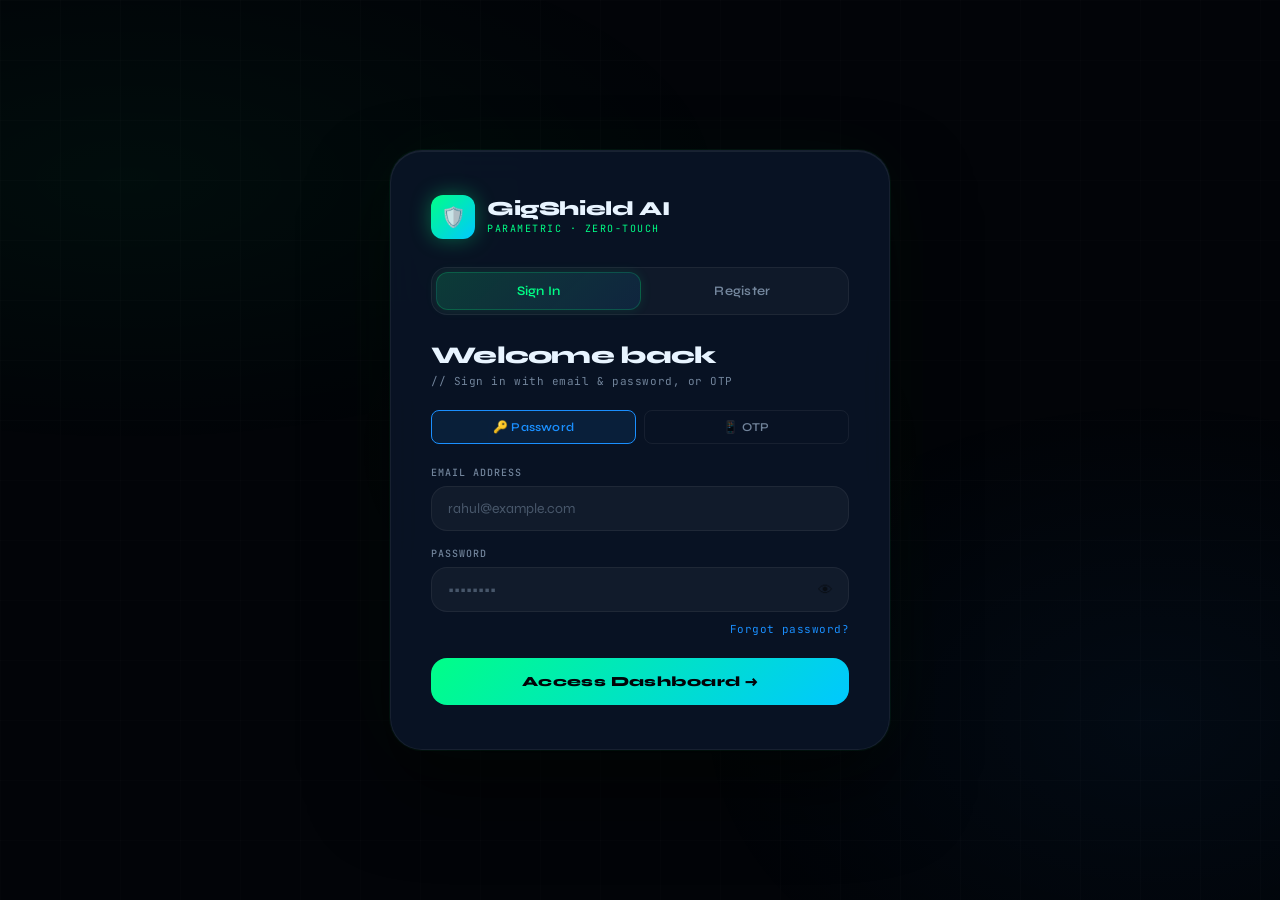
<file: index.html>
<!DOCTYPE html>
<html lang="en">
<head>
  <meta charset="UTF-8" />
  <meta name="viewport" content="width=device-width, initial-scale=1.0" />
  <title>GigShield AI — Parametric Insurance for Gig Workers</title>
  <link rel="stylesheet" href="style.css" />
  <link rel="icon" href="data:image/svg+xml,<svg xmlns='http://www.w3.org/2000/svg' viewBox='0 0 100 100'><text y='.9em' font-size='90'>🛡️</text></svg>" />
</head>
<body data-page="auth">
<div class="page-wrapper">
<div class="auth-container">
<div class="auth-box" id="auth-box">

  <!-- Logo -->
  <div class="auth-logo">
    <div class="logo-mark">🛡️</div>
    <div class="logo-text">
      <span class="logo-name">GigShield AI</span>
      <span class="logo-tagline">Parametric · Zero-Touch</span>
    </div>
  </div>

  <!-- Tabs (hidden on reset page) -->
  <div class="auth-tabs" id="auth-tabs">
    <button class="tab-btn active" data-tab="login">Sign In</button>
    <button class="tab-btn" data-tab="register">Register</button>
  </div>

  <!-- ══════════════════ LOGIN PANEL ══════════════════ -->
  <div id="panel-login" class="auth-panel">
    <h2 class="auth-title">Welcome back</h2>
    <p class="auth-subtitle">// Sign in with email &amp; password, or OTP</p>

    <!-- Login method toggle -->
    <div class="method-toggle" id="login-method-toggle">
      <button class="method-btn active" data-method="password">🔑 Password</button>
      <button class="method-btn" data-method="otp">📱 OTP</button>
    </div>

    <!-- Password form -->
    <form id="login-form" novalidate>
      <div id="login-password-fields">
        <div class="form-group">
          <label class="form-label" for="login-email">Email Address</label>
          <input id="login-email" class="form-input" type="email"
            placeholder="rahul@example.com" autocomplete="email" />
        </div>
        <div class="form-group">
          <label class="form-label" for="login-password">Password</label>
          <div class="input-wrap">
            <input id="login-password" class="form-input" type="password"
              placeholder="••••••••" autocomplete="current-password" />
            <button type="button" class="eye-btn" data-target="login-password">👁</button>
          </div>
        </div>
        <div class="form-footer-row">
          <a href="#" class="forgot-link" id="forgot-link">Forgot password?</a>
        </div>
        <button id="login-btn" class="btn-primary" type="submit">Access Dashboard →</button>
      </div>
    </form>

    <!-- OTP fields (shown when OTP method selected) -->
    <div id="login-otp-fields" style="display:none">
      <div class="form-group">
        <label class="form-label" for="otp-email">Registered Email</label>
        <input id="otp-email" class="form-input" type="email" placeholder="rahul@example.com" />
      </div>
      <div id="otp-send-wrap">
        <button id="btn-send-otp" class="btn-primary" type="button">Send OTP →</button>
      </div>
      <div id="otp-verify-wrap" style="display:none">
        <p class="otp-hint">
          // 6-digit code sent to <strong id="otp-sent-to"></strong><br>
          <em style="color:var(--neon-green); font-style:normal">Check your console / alert for demo OTP</em>
        </p>
        <div class="otp-inputs" id="otp-boxes">
          <input class="otp-box" maxlength="1" type="text" inputmode="numeric" />
          <input class="otp-box" maxlength="1" type="text" inputmode="numeric" />
          <input class="otp-box" maxlength="1" type="text" inputmode="numeric" />
          <input class="otp-box" maxlength="1" type="text" inputmode="numeric" />
          <input class="otp-box" maxlength="1" type="text" inputmode="numeric" />
          <input class="otp-box" maxlength="1" type="text" inputmode="numeric" />
        </div>
        <div class="otp-timer-row">
          <span class="otp-timer">Expires in <span id="otp-countdown">120</span>s</span>
          <button id="btn-resend-otp" class="resend-btn" type="button" disabled>Resend</button>
        </div>
        <button id="btn-verify-otp" class="btn-primary" type="button">Verify &amp; Login →</button>
      </div>
    </div>
  </div>

  <!-- ══════════════════ REGISTER PANEL ══════════════════ -->
  <div id="panel-register" class="auth-panel" style="display:none">
    <h2 class="auth-title">Create account</h2>
    <p class="auth-subtitle">// Step <span id="reg-step-label">1</span> of 3</p>

    <!-- Step progress bar -->
    <div class="step-progress">
      <div class="step-track">
        <div class="step-dot active" id="sdot-1">1</div>
        <div class="step-line" id="sline-1"></div>
        <div class="step-dot" id="sdot-2">2</div>
        <div class="step-line" id="sline-2"></div>
        <div class="step-dot" id="sdot-3">3</div>
      </div>
      <div class="step-labels">
        <span>Personal</span><span>Platform</span><span>Security</span>
      </div>
    </div>

    <form id="register-form" novalidate>

      <!-- ─── STEP 1 ─── -->
      <div id="reg-step-1" class="reg-step">
        <div class="form-row-2">
          <div class="form-group">
            <label class="form-label" for="reg-name">Full Name</label>
            <input id="reg-name" class="form-input" type="text"
              placeholder="Rahul Kumar" autocomplete="name" />
          </div>
          <div class="form-group">
            <label class="form-label" for="reg-age">Age</label>
            <input id="reg-age" class="form-input" type="number"
              placeholder="24" min="18" max="65" />
          </div>
        </div>
        <div class="form-group">
          <label class="form-label" for="reg-email">Email Address</label>
          <input id="reg-email" class="form-input" type="email"
            placeholder="rahul@example.com" autocomplete="email" />
        </div>
        <div class="form-group">
          <label class="form-label" for="reg-phone">Phone Number</label>
          <div class="input-wrap">
            <span class="input-prefix">+91</span>
            <input id="reg-phone" class="form-input prefix-pad" type="tel"
              placeholder="9876543210" maxlength="10" />
          </div>
        </div>
        <div class="form-group">
          <label class="form-label" for="reg-location">City / Delivery Zone</label>
          <input id="reg-location" class="form-input" type="text"
            placeholder="Mumbai, Andheri West" />
        </div>
        <button type="button" class="btn-primary" id="reg-next-1">
          Next: Platform Info →
        </button>
      </div>

      <!-- ─── STEP 2 ─── -->
      <div id="reg-step-2" class="reg-step" style="display:none">
        <div class="form-group">
          <label class="form-label" for="reg-platform">Delivery Platform</label>
          <div class="select-wrap">
            <select id="reg-platform" class="form-input form-select">
              <option value="" disabled selected>Select platform…</option>
              <option value="Zomato">🍕 Zomato</option>
              <option value="Swiggy">🛵 Swiggy</option>
              <option value="Blinkit">⚡ Blinkit</option>
              <option value="Zepto">🟣 Zepto</option>
              <option value="Dunzo">📦 Dunzo</option>
              <option value="Amazon Flex">📦 Amazon Flex</option>
              <option value="Other">🔄 Other</option>
            </select>
            <span class="select-arrow">▾</span>
          </div>
        </div>
        <div class="form-group">
          <label class="form-label" for="reg-platform-id">Platform Worker ID</label>
          <input id="reg-platform-id" class="form-input" type="text"
            placeholder="ZOM-2024-XXXXXXX" />
        </div>
        <div class="form-group">
          <label class="form-label" for="reg-id-type">ID Proof Type</label>
          <div class="select-wrap">
            <select id="reg-id-type" class="form-input form-select">
              <option value="" disabled selected>Select document…</option>
              <option value="Aadhaar">🪪 Aadhaar Card</option>
              <option value="PAN">💳 PAN Card</option>
              <option value="Driving Licence">🚗 Driving Licence</option>
              <option value="Voter ID">🗳️ Voter ID</option>
              <option value="Passport">📗 Passport</option>
            </select>
            <span class="select-arrow">▾</span>
          </div>
        </div>
        <div class="form-group">
          <label class="form-label" for="reg-id-number">ID Document Number</label>
          <input id="reg-id-number" class="form-input" type="text"
            placeholder="XXXX XXXX XXXX" />
        </div>
        <div class="btn-row-2">
          <button type="button" class="btn-secondary" id="reg-back-2">← Back</button>
          <button type="button" class="btn-primary btn-flex" id="reg-next-2">
            Next: Security →
          </button>
        </div>
      </div>

      <!-- ─── STEP 3 ─── -->
      <div id="reg-step-3" class="reg-step" style="display:none">
        <div class="form-group">
          <label class="form-label" for="reg-password">Create Password</label>
          <div class="input-wrap">
            <input id="reg-password" class="form-input" type="password"
              placeholder="Min 8 characters" />
            <button type="button" class="eye-btn" data-target="reg-password">👁</button>
          </div>
          <div class="password-strength">
            <div class="strength-bar">
              <div class="strength-fill" id="strength-fill"></div>
            </div>
            <span id="strength-label" class="strength-text"></span>
          </div>
        </div>
        <div class="form-group">
          <label class="form-label" for="reg-confirm-password">Confirm Password</label>
          <div class="input-wrap">
            <input id="reg-confirm-password" class="form-input" type="password"
              placeholder="Repeat password" />
            <button type="button" class="eye-btn" data-target="reg-confirm-password">👁</button>
          </div>
        </div>
        <div class="consent-row">
          <input id="reg-consent" type="checkbox" class="check-input" />
          <label for="reg-consent" class="check-label">
            I agree to the
            <a href="#" class="inline-link">Terms of Service</a> and
            <a href="#" class="inline-link">Privacy Policy</a>
          </label>
        </div>
        <div class="btn-row-2">
          <button type="button" class="btn-secondary" id="reg-back-3">← Back</button>
          <button type="submit" class="btn-primary btn-flex" id="reg-btn">
            Create Account →
          </button>
        </div>
      </div>

    </form>
  </div>

  <!-- ══════════════════ RESET PASSWORD PANEL ══════════════════ -->
  <div id="panel-reset" class="auth-panel" style="display:none">
    <h2 class="auth-title">Reset password</h2>
    <p class="auth-subtitle">// We'll send a 6-digit code to your email</p>

    <!-- Stage 1 -->
    <div id="reset-stage-1">
      <div class="form-group">
        <label class="form-label" for="reset-email">Registered Email</label>
        <input id="reset-email" class="form-input" type="email"
          placeholder="rahul@example.com" />
      </div>
      <button id="btn-reset-send" class="btn-primary" type="button">
        Send Reset Code →
      </button>
      <div style="margin-top:18px; text-align:center">
        <a href="#" class="forgot-link" id="back-to-login">← Back to Sign In</a>
      </div>
    </div>

    <!-- Stage 2 -->
    <div id="reset-stage-2" style="display:none">
      <p class="otp-hint">
        // Code sent to <strong id="reset-sent-to"></strong><br>
        <em style="color:var(--neon-green); font-style:normal">Demo: check console/alert for code</em>
      </p>
      <div class="otp-inputs" id="reset-otp-boxes">
        <input class="otp-box" maxlength="1" type="text" inputmode="numeric" />
        <input class="otp-box" maxlength="1" type="text" inputmode="numeric" />
        <input class="otp-box" maxlength="1" type="text" inputmode="numeric" />
        <input class="otp-box" maxlength="1" type="text" inputmode="numeric" />
        <input class="otp-box" maxlength="1" type="text" inputmode="numeric" />
        <input class="otp-box" maxlength="1" type="text" inputmode="numeric" />
      </div>
      <div class="form-group" style="margin-top:18px">
        <label class="form-label" for="reset-new-pw">New Password</label>
        <div class="input-wrap">
          <input id="reset-new-pw" class="form-input" type="password"
            placeholder="Min 8 characters" />
          <button type="button" class="eye-btn" data-target="reset-new-pw">👁</button>
        </div>
      </div>
      <div class="form-group">
        <label class="form-label" for="reset-confirm-pw">Confirm New Password</label>
        <div class="input-wrap">
          <input id="reset-confirm-pw" class="form-input" type="password"
            placeholder="Repeat password" />
          <button type="button" class="eye-btn" data-target="reset-confirm-pw">👁</button>
        </div>
      </div>
      <button id="btn-reset-confirm" class="btn-primary" type="button">
        Update Password →
      </button>
    </div>
  </div>

  <!-- Messages -->
  <div id="auth-error"   class="error-msg"></div>
  <div id="auth-success" class="success-msg"></div>

</div>
</div>
</div>

<script src="script.js"></script>
</body>
</html>
</file>
<file: style.css>
@import url('https://fonts.googleapis.com/css2?family=Syne:wght@400;600;700;800&family=JetBrains+Mono:wght@300;400;500&display=swap');

:root {
  --bg-void:    #020408;
  --bg-deep:    #060d18;
  --bg-surface: #0a1628;
  --bg-card:    rgba(10, 22, 40, 0.85);

  --neon-green:      #00ff87;
  --neon-green-dim:  #00cc6a;
  --neon-green-glow: rgba(0, 255, 135, 0.15);

  --orange:      #ff6b1a;
  --orange-glow: rgba(255, 107, 26, 0.15);

  --blue-accent: #1a8fff;
  --blue-glow:   rgba(26, 143, 255, 0.15);

  --red:         #ff4d4d;

  --text-primary:   #e8f4ff;
  --text-secondary: rgba(200, 225, 255, 0.55);
  --text-muted:     rgba(200, 225, 255, 0.3);

  --border:        rgba(255, 255, 255, 0.06);
  --border-bright: rgba(0, 255, 135, 0.2);

  --radius-sm: 8px;
  --radius-md: 16px;
  --radius-lg: 24px;
  --radius-xl: 32px;

  --font-display: 'Syne', sans-serif;
  --font-mono:    'JetBrains Mono', monospace;

  --transition:        all 0.3s cubic-bezier(0.4, 0, 0.2, 1);
  --transition-spring: all 0.5s cubic-bezier(0.34, 1.56, 0.64, 1);
}

*, *::before, *::after { box-sizing: border-box; margin: 0; padding: 0; }
html { scroll-behavior: smooth; }

body {
  font-family: var(--font-display);
  background: var(--bg-void);
  color: var(--text-primary);
  min-height: 100vh;
  overflow-x: hidden;
}

body::before {
  content: '';
  position: fixed; inset: 0;
  background:
    radial-gradient(ellipse 80% 50% at 10% 20%, rgba(0,255,135,0.04) 0%, transparent 60%),
    radial-gradient(ellipse 60% 60% at 90% 80%, rgba(26,143,255,0.05) 0%, transparent 60%),
    radial-gradient(ellipse 40% 40% at 50% 50%, rgba(255,107,26,0.02) 0%, transparent 60%);
  pointer-events: none; z-index: 0;
}

body::after {
  content: '';
  position: fixed; inset: 0;
  background-image:
    linear-gradient(rgba(255,255,255,0.012) 1px, transparent 1px),
    linear-gradient(90deg, rgba(255,255,255,0.012) 1px, transparent 1px);
  background-size: 60px 60px;
  pointer-events: none; z-index: 0;
}

.page-wrapper { position: relative; z-index: 1; }

/* ─── AUTH PAGE ─────────────────────────────────────────── */
.auth-container {
  min-height: 100vh;
  display: flex; align-items: center; justify-content: center;
  padding: 24px;
}

.auth-box {
  width: 100%; max-width: 500px;
  background: var(--bg-card);
  border: 1px solid var(--border);
  border-radius: var(--radius-xl);
  padding: 44px 40px;
  backdrop-filter: blur(20px);
  -webkit-backdrop-filter: blur(20px);
  box-shadow:
    0 0 0 1px rgba(0,255,135,0.05),
    0 40px 80px rgba(0,0,0,0.6),
    0 0 80px rgba(0,255,135,0.04),
    inset 0 1px 0 rgba(255,255,255,0.07);
  animation: authReveal 0.7s cubic-bezier(0.34, 1.2, 0.64, 1) both;
}

@keyframes authReveal {
  from { opacity: 0; transform: translateY(32px) scale(0.96); }
  to   { opacity: 1; transform: translateY(0) scale(1); }
}

/* Logo */
.auth-logo { display: flex; align-items: center; gap: 12px; margin-bottom: 28px; }

.logo-mark {
  width: 44px; height: 44px;
  background: linear-gradient(135deg, var(--neon-green), #00c8ff);
  border-radius: 12px;
  display: flex; align-items: center; justify-content: center;
  font-size: 20px;
  box-shadow: 0 0 20px rgba(0,255,135,0.35);
  flex-shrink: 0;
}

.logo-text { display: flex; flex-direction: column; }
.logo-name { font-size: 20px; font-weight: 800; letter-spacing: -0.02em; line-height: 1; }
.logo-tagline {
  font-family: var(--font-mono); font-size: 10px;
  color: var(--neon-green); letter-spacing: 0.15em; text-transform: uppercase; margin-top: 3px;
}

.auth-title    { font-size: 24px; font-weight: 800; letter-spacing: -0.03em; margin-bottom: 4px; }
.auth-subtitle {
  font-family: var(--font-mono); font-size: 11px;
  color: var(--text-secondary); margin-bottom: 22px; letter-spacing: 0.05em;
}

/* Tabs */
.auth-tabs {
  display: flex; background: rgba(255,255,255,0.03);
  border-radius: var(--radius-md); padding: 4px;
  margin-bottom: 26px; border: 1px solid var(--border);
}

.tab-btn {
  flex: 1; padding: 10px; border: none; background: transparent;
  border-radius: 12px; font-family: var(--font-display);
  font-size: 13px; font-weight: 600; color: var(--text-secondary);
  cursor: pointer; transition: var(--transition); letter-spacing: 0.02em;
}

.tab-btn.active {
  background: linear-gradient(135deg, rgba(0,255,135,0.15), rgba(26,143,255,0.1));
  color: var(--neon-green); border: 1px solid rgba(0,255,135,0.2);
  box-shadow: 0 0 12px rgba(0,255,135,0.1);
}

/* Method toggle (password vs OTP) */
.method-toggle {
  display: flex; gap: 8px; margin-bottom: 22px;
}

.method-btn {
  flex: 1; padding: 9px; border: 1px solid var(--border);
  border-radius: var(--radius-sm); background: transparent;
  font-family: var(--font-display); font-size: 12px; font-weight: 600;
  color: var(--text-secondary); cursor: pointer; transition: var(--transition);
  letter-spacing: 0.02em;
}

.method-btn.active {
  border-color: var(--blue-accent);
  background: rgba(26,143,255,0.1);
  color: var(--blue-accent);
}

/* Form */
.form-group { margin-bottom: 16px; }

.form-label {
  display: block; font-family: var(--font-mono);
  font-size: 10px; font-weight: 500; color: var(--text-secondary);
  letter-spacing: 0.1em; text-transform: uppercase; margin-bottom: 7px;
}

.form-input {
  width: 100%; padding: 13px 16px;
  background: rgba(255,255,255,0.04);
  border: 1px solid var(--border);
  border-radius: var(--radius-md);
  color: var(--text-primary); font-family: var(--font-display);
  font-size: 14px; font-weight: 500; outline: none;
  transition: var(--transition);
  -webkit-appearance: none; appearance: none;
}

.form-input::placeholder { color: var(--text-muted); font-weight: 400; }

.form-input:focus {
  border-color: rgba(0,255,135,0.35);
  background: rgba(0,255,135,0.04);
  box-shadow: 0 0 0 3px rgba(0,255,135,0.07);
}

/* Two-col form row */
.form-row-2 { display: grid; grid-template-columns: 1fr 1fr; gap: 12px; }

/* Select */
.select-wrap { position: relative; }

.form-select {
  cursor: pointer; padding-right: 36px;
  background-image: none;
}

.select-arrow {
  position: absolute; right: 14px; top: 50%;
  transform: translateY(-50%);
  color: var(--text-muted); pointer-events: none; font-size: 14px;
}

/* Input with prefix / eye btn */
.input-wrap { position: relative; display: flex; align-items: center; }
.input-wrap .form-input { width: 100%; }

.input-prefix {
  position: absolute; left: 14px;
  font-family: var(--font-mono); font-size: 13px; color: var(--text-secondary);
  pointer-events: none; z-index: 1;
}

.prefix-pad { padding-left: 46px; }

.eye-btn {
  position: absolute; right: 12px;
  background: transparent; border: none; cursor: pointer;
  font-size: 15px; opacity: 0.5; transition: opacity 0.2s;
  padding: 4px; line-height: 1;
}

.eye-btn:hover { opacity: 1; }

/* Footer row (forgot password link) */
.form-footer-row {
  display: flex; justify-content: flex-end;
  margin-bottom: 16px; margin-top: -6px;
}

.forgot-link {
  font-family: var(--font-mono); font-size: 11px;
  color: var(--blue-accent); text-decoration: none;
  letter-spacing: 0.04em; transition: color 0.2s;
}

.forgot-link:hover { color: var(--neon-green); }

.inline-link { color: var(--blue-accent); text-decoration: none; }
.inline-link:hover { text-decoration: underline; }

/* Password strength */
.password-strength { margin-top: 8px; }

.strength-bar {
  width: 100%; height: 4px;
  background: rgba(255,255,255,0.06);
  border-radius: 100px; overflow: hidden;
}

.strength-fill {
  height: 100%; border-radius: 100px; width: 0%;
  transition: width 0.4s, background 0.4s;
}

.strength-text {
  font-family: var(--font-mono); font-size: 10px;
  color: var(--text-muted); letter-spacing: 0.08em;
  display: block; margin-top: 5px;
}

/* Consent row */
.consent-row {
  display: flex; align-items: flex-start; gap: 10px;
  margin-bottom: 18px;
}

.check-input {
  width: 16px; height: 16px; flex-shrink: 0;
  accent-color: var(--neon-green); margin-top: 2px; cursor: pointer;
}

.check-label {
  font-family: var(--font-mono); font-size: 11px;
  color: var(--text-secondary); line-height: 1.6;
}

/* Two-btn row */
.btn-row-2 { display: flex; gap: 10px; margin-top: 4px; }
.btn-flex  { flex: 1; }

/* Step progress */
.step-progress { margin-bottom: 26px; }

.step-track {
  display: flex; align-items: center;
  margin-bottom: 8px;
}

.step-dot {
  width: 28px; height: 28px; border-radius: 50%;
  background: rgba(255,255,255,0.06);
  border: 1px solid var(--border);
  display: flex; align-items: center; justify-content: center;
  font-family: var(--font-mono); font-size: 11px; font-weight: 600;
  color: var(--text-muted); flex-shrink: 0;
  transition: var(--transition);
}

.step-dot.active {
  background: var(--neon-green); color: #020408;
  border-color: var(--neon-green);
  box-shadow: 0 0 12px rgba(0,255,135,0.4);
}

.step-dot.done {
  background: rgba(0,255,135,0.2);
  border-color: rgba(0,255,135,0.4);
  color: var(--neon-green);
}

.step-line {
  flex: 1; height: 1px;
  background: var(--border); transition: background 0.4s;
}

.step-line.done { background: rgba(0,255,135,0.4); }

.step-labels {
  display: flex; justify-content: space-between;
  font-family: var(--font-mono); font-size: 9px;
  color: var(--text-muted); letter-spacing: 0.1em; text-transform: uppercase;
}

/* OTP */
.otp-hint {
  font-family: var(--font-mono); font-size: 11px;
  color: var(--text-secondary); line-height: 1.7;
  margin-bottom: 16px; letter-spacing: 0.03em;
}

.otp-inputs {
  display: flex; gap: 8px; justify-content: center;
  margin-bottom: 14px;
}

.otp-box {
  width: 46px; height: 54px;
  background: rgba(255,255,255,0.05);
  border: 1px solid var(--border);
  border-radius: var(--radius-md);
  text-align: center; font-size: 22px; font-weight: 700;
  color: var(--neon-green); font-family: var(--font-mono);
  outline: none; transition: var(--transition);
  caret-color: var(--neon-green);
}

.otp-box:focus {
  border-color: var(--neon-green);
  background: rgba(0,255,135,0.07);
  box-shadow: 0 0 0 3px rgba(0,255,135,0.1);
}

.otp-box.filled { border-color: rgba(0,255,135,0.4); }

.otp-timer-row {
  display: flex; justify-content: space-between; align-items: center;
  margin-bottom: 16px;
}

.otp-timer {
  font-family: var(--font-mono); font-size: 11px;
  color: var(--text-muted); letter-spacing: 0.06em;
}

.resend-btn {
  background: transparent; border: none;
  font-family: var(--font-mono); font-size: 11px;
  color: var(--blue-accent); cursor: pointer;
  letter-spacing: 0.06em; transition: color 0.2s;
}

.resend-btn:hover:not(:disabled) { color: var(--neon-green); }
.resend-btn:disabled { color: var(--text-muted); cursor: default; }

/* ─── BUTTONS ────────────────────────────────────────────── */
.btn-primary {
  width: 100%; padding: 15px;
  background: linear-gradient(135deg, var(--neon-green), #00c8ff);
  border: none; border-radius: var(--radius-md);
  color: #020408; font-family: var(--font-display);
  font-size: 14px; font-weight: 800; letter-spacing: 0.03em;
  cursor: pointer; transition: var(--transition-spring);
  position: relative; overflow: hidden; margin-top: 6px;
}

.btn-primary:hover {
  transform: translateY(-2px);
  box-shadow: 0 8px 30px rgba(0,255,135,0.35);
}

.btn-primary:active { transform: translateY(0); }

.btn-secondary {
  padding: 15px 20px;
  background: rgba(255,255,255,0.05);
  border: 1px solid var(--border); border-radius: var(--radius-md);
  color: var(--text-secondary); font-family: var(--font-display);
  font-size: 14px; font-weight: 600; cursor: pointer;
  transition: var(--transition); white-space: nowrap;
}

.btn-secondary:hover {
  background: rgba(255,255,255,0.09);
  border-color: rgba(255,255,255,0.15);
  color: var(--text-primary);
}

/* Messages */
.error-msg {
  display: none;
  background: rgba(255,60,60,0.1);
  border: 1px solid rgba(255,60,60,0.25);
  border-radius: var(--radius-sm);
  padding: 10px 14px;
  font-family: var(--font-mono); font-size: 11px;
  color: var(--red); margin-top: 14px; letter-spacing: 0.03em;
}

.success-msg {
  display: none;
  background: rgba(0,255,135,0.08);
  border: 1px solid rgba(0,255,135,0.25);
  border-radius: var(--radius-sm);
  padding: 10px 14px;
  font-family: var(--font-mono); font-size: 11px;
  color: var(--neon-green); margin-top: 14px; letter-spacing: 0.03em;
}

/* ─── DASHBOARD ─────────────────────────────────────────── */
.dashboard {
  min-height: 100vh;
  max-width: 1280px; margin: 0 auto;
  padding: 0 24px 60px;
}

.header {
  display: flex; align-items: center; justify-content: space-between;
  padding: 24px 0; border-bottom: 1px solid var(--border);
  margin-bottom: 36px; gap: 16px; flex-wrap: wrap;
}

.header-left  { display: flex; align-items: center; gap: 16px; }
.header-logo  { display: flex; align-items: center; gap: 10px; text-decoration: none; }
.header-logo .logo-mark { width: 38px; height: 38px; font-size: 17px; }
.header-logo .logo-name { font-size: 18px; }

.status-pill {
  display: flex; align-items: center; gap: 7px;
  padding: 6px 14px;
  background: rgba(0,255,135,0.08);
  border: 1px solid rgba(0,255,135,0.2);
  border-radius: 100px;
  font-family: var(--font-mono); font-size: 11px;
  color: var(--neon-green); letter-spacing: 0.08em;
}

.pulse-dot {
  width: 7px; height: 7px;
  background: var(--neon-green); border-radius: 50%;
  animation: pulse 2s infinite; box-shadow: 0 0 6px var(--neon-green);
}

@keyframes pulse {
  0%,100% { opacity:1; transform:scale(1); }
  50%      { opacity:0.5; transform:scale(0.75); }
}

.header-right { display: flex; align-items: center; gap: 12px; }

.user-chip {
  display: flex; align-items: center; gap: 10px;
  padding: 8px 16px 8px 8px;
  background: rgba(255,255,255,0.04);
  border: 1px solid var(--border); border-radius: 100px;
}

.user-avatar {
  width: 30px; height: 30px;
  background: linear-gradient(135deg, var(--neon-green), #00c8ff);
  border-radius: 50%; display: flex; align-items: center; justify-content: center;
  font-size: 13px; font-weight: 800; color: #020408; flex-shrink: 0;
}

.user-name-chip { font-size: 13px; font-weight: 700; }

.btn-logout {
  padding: 9px 18px; background: transparent;
  border: 1px solid rgba(255,107,26,0.3); border-radius: 100px;
  color: var(--orange); font-family: var(--font-display);
  font-size: 12px; font-weight: 600; cursor: pointer;
  transition: var(--transition); letter-spacing: 0.04em;
}

.btn-logout:hover {
  background: rgba(255,107,26,0.1); border-color: var(--orange);
  box-shadow: 0 0 16px rgba(255,107,26,0.2);
}

/* Grid */
.main-grid {
  display: grid; grid-template-columns: 380px 1fr; gap: 24px;
}

.col-left, .col-right { display: flex; flex-direction: column; gap: 20px; }

/* Cards */
.card {
  background: var(--bg-card); border: 1px solid var(--border);
  border-radius: var(--radius-lg); padding: 26px;
  backdrop-filter: blur(20px); -webkit-backdrop-filter: blur(20px);
  transition: var(--transition); position: relative; overflow: hidden;
  box-shadow: inset 0 1px 0 rgba(255,255,255,0.05), 0 20px 50px rgba(0,0,0,0.3);
  animation: cardIn 0.6s cubic-bezier(0.34,1.1,0.64,1) both;
}

.card:hover {
  border-color: rgba(255,255,255,0.1); transform: translateY(-2px);
  box-shadow: inset 0 1px 0 rgba(255,255,255,0.07), 0 30px 60px rgba(0,0,0,0.4);
}

.col-left .card:nth-child(1) { animation-delay: 0.05s; }
.col-left .card:nth-child(2) { animation-delay: 0.10s; }
.col-left .card:nth-child(3) { animation-delay: 0.15s; }
.col-right .card:nth-child(1) { animation-delay: 0.10s; }
.col-right .card:nth-child(2) { animation-delay: 0.15s; }
.col-right .card:nth-child(3) { animation-delay: 0.20s; }
.col-right .card:nth-child(4) { animation-delay: 0.25s; }

@keyframes cardIn {
  from { opacity:0; transform:translateY(20px); }
  to   { opacity:1; transform:translateY(0); }
}

.card-header {
  display: flex; align-items: center; justify-content: space-between;
  margin-bottom: 18px;
}

.card-title {
  font-family: var(--font-mono); font-size: 10px; font-weight: 500;
  color: var(--text-secondary); letter-spacing: 0.12em; text-transform: uppercase;
}

.card-badge {
  padding: 3px 10px; border-radius: 100px;
  font-family: var(--font-mono); font-size: 9px; font-weight: 500;
  letter-spacing: 0.08em; text-transform: uppercase;
}

.badge-green  { background: rgba(0,255,135,0.1); color: var(--neon-green); border: 1px solid rgba(0,255,135,0.2); }
.badge-orange { background: rgba(255,107,26,0.1); color: var(--orange);    border: 1px solid rgba(255,107,26,0.2); }
.badge-blue   { background: rgba(26,143,255,0.1); color: var(--blue-accent); border: 1px solid rgba(26,143,255,0.2); }

/* Profile card */
.profile-card::before {
  content: ''; position: absolute; top:-40px; right:-40px;
  width: 160px; height: 160px;
  background: radial-gradient(circle, rgba(0,255,135,0.08) 0%, transparent 70%);
  pointer-events: none;
}

.profile-avatar {
  width: 60px; height: 60px;
  background: linear-gradient(135deg, var(--neon-green), #00c8ff);
  border-radius: 18px; display: flex; align-items: center; justify-content: center;
  font-size: 24px; font-weight: 800; color: #020408;
  margin-bottom: 14px; box-shadow: 0 0 24px rgba(0,255,135,0.25);
}

.profile-name { font-size: 20px; font-weight: 800; letter-spacing: -0.02em; margin-bottom: 4px; }
.profile-id   { font-family: var(--font-mono); font-size: 10px; color: var(--text-muted); letter-spacing: 0.06em; margin-bottom: 16px; }

/* Profile meta grid */
.profile-meta-grid {
  display: grid; grid-template-columns: 1fr 1fr; gap: 10px;
}

.profile-meta-item {
  display: flex; align-items: flex-start; gap: 8px;
  padding: 10px 12px;
  background: rgba(255,255,255,0.03);
  border: 1px solid var(--border); border-radius: var(--radius-sm);
}

.meta-icon { font-size: 14px; line-height: 1.4; flex-shrink: 0; }

.meta-label {
  font-family: var(--font-mono); font-size: 9px;
  color: var(--text-muted); letter-spacing: 0.08em;
  text-transform: uppercase; margin-bottom: 2px;
}

.meta-value { font-size: 12px; font-weight: 600; color: var(--text-primary); word-break: break-all; }

/* Stats */
.stat-value {
  font-size: 36px; font-weight: 800; letter-spacing: -0.04em; line-height: 1;
  margin-bottom: 4px; transition: all 0.5s cubic-bezier(0.34,1.2,0.64,1);
}

.stat-value.green  { color: var(--neon-green);  text-shadow: 0 0 20px rgba(0,255,135,0.35); }
.stat-value.orange { color: var(--orange);       text-shadow: 0 0 20px rgba(255,107,26,0.35); }
.stat-value.blue   { color: var(--blue-accent);  text-shadow: 0 0 20px rgba(26,143,255,0.35); }
.stat-value.muted  { color: var(--text-muted); }

.stat-label { font-family: var(--font-mono); font-size: 10px; color: var(--text-muted); letter-spacing: 0.08em; text-transform: uppercase; }

.stat-row { display: flex; gap: 20px; margin-top: 18px; padding-top: 18px; border-top: 1px solid var(--border); }
.stat-item { flex: 1; }

/* Risk meter */
.risk-meter { margin: 14px 0; }

.risk-track {
  width: 100%; height: 7px;
  background: rgba(255,255,255,0.06); border-radius: 100px; overflow: hidden;
}

.risk-fill {
  height: 100%; border-radius: 100px; width: 0%;
  transition: width 1s cubic-bezier(0.34,1.1,0.64,1);
  background: linear-gradient(90deg, var(--neon-green), var(--orange));
  box-shadow: 0 0 8px rgba(255,107,26,0.4);
}

.risk-labels {
  display: flex; justify-content: space-between; margin-top: 5px;
  font-family: var(--font-mono); font-size: 9px; color: var(--text-muted);
}

/* Action buttons */
.action-grid { display: grid; grid-template-columns: 1fr 1fr; gap: 10px; }

.action-btn {
  padding: 15px 12px; border: 1px solid var(--border); border-radius: var(--radius-md);
  background: rgba(255,255,255,0.03); color: var(--text-primary);
  font-family: var(--font-display); font-size: 13px; font-weight: 700;
  cursor: pointer; transition: var(--transition-spring);
  display: flex; flex-direction: column; align-items: flex-start; gap: 6px;
  text-align: left; position: relative; overflow: hidden;
}

.action-btn-icon { font-size: 20px; }

.action-btn::before { content: ''; position: absolute; inset: 0; opacity: 0; transition: opacity 0.2s; }

.green-action  { border-color: rgba(0,255,135,0.2); }
.green-action::before  { background: linear-gradient(135deg, rgba(0,255,135,0.08), transparent); }
.green-action:hover  { border-color: rgba(0,255,135,0.45); transform: translateY(-3px); box-shadow: 0 12px 30px rgba(0,255,135,0.12); color: var(--neon-green); }
.green-action:hover::before { opacity: 1; }

.blue-action   { border-color: rgba(26,143,255,0.2); }
.blue-action::before   { background: linear-gradient(135deg, rgba(26,143,255,0.08), transparent); }
.blue-action:hover   { border-color: rgba(26,143,255,0.45); transform: translateY(-3px); box-shadow: 0 12px 30px rgba(26,143,255,0.12); color: var(--blue-accent); }
.blue-action:hover::before { opacity: 1; }

.orange-action { border-color: rgba(255,107,26,0.2); }
.orange-action::before { background: linear-gradient(135deg, rgba(255,107,26,0.08), transparent); }
.orange-action:hover { border-color: rgba(255,107,26,0.45); transform: translateY(-3px); box-shadow: 0 12px 30px rgba(255,107,26,0.12); color: var(--orange); }
.orange-action:hover::before { opacity: 1; }

.action-btn:active { transform: translateY(0) scale(0.98); }
.action-btn:disabled { opacity: 0.45; cursor: not-allowed; transform: none !important; }

/* Weather */
.weather-display { display: flex; align-items: center; gap: 20px; padding: 12px 0; }

.weather-temp-big {
  font-size: 50px; font-weight: 800; letter-spacing: -0.05em;
  line-height: 1; color: var(--text-primary);
}

.weather-temp-big span { font-size: 22px; color: var(--text-secondary); vertical-align: super; font-weight: 400; }
.weather-info  { flex: 1; }
.weather-label { font-family: var(--font-mono); font-size: 10px; color: var(--text-muted); text-transform: uppercase; letter-spacing: 0.1em; margin-bottom: 4px; }
.weather-status-text { font-size: 14px; font-weight: 700; color: var(--text-secondary); }

.heat-alert {
  display: none;
  padding: 12px 16px; background: rgba(255,107,26,0.1);
  border: 1px solid rgba(255,107,26,0.3); border-radius: var(--radius-md);
  font-family: var(--font-mono); font-size: 12px; color: var(--orange);
  letter-spacing: 0.03em; margin-top: 12px;
  animation: alertPop 0.4s cubic-bezier(0.34,1.4,0.64,1);
}

@keyframes alertPop { from { opacity:0; transform:scale(0.95); } to { opacity:1; transform:scale(1); } }

/* Payout */
.payout-card::before {
  content: ''; position: absolute; bottom:-20px; right:-20px;
  width: 120px; height: 120px;
  background: radial-gradient(circle, rgba(0,255,135,0.08) 0%, transparent 70%);
  pointer-events: none;
}

.payout-history { margin-top: 14px; display: flex; flex-direction: column; gap: 8px; }

.payout-item {
  display: flex; align-items: center; justify-content: space-between;
  padding: 9px 13px;
  background: rgba(255,255,255,0.03); border: 1px solid var(--border);
  border-radius: var(--radius-sm);
  animation: itemSlide 0.4s cubic-bezier(0.34,1.2,0.64,1) both;
}

@keyframes itemSlide { from { opacity:0; transform:translateX(-12px); } to { opacity:1; transform:translateX(0); } }

.payout-item-label  { font-family: var(--font-mono); font-size: 11px; color: var(--text-secondary); }
.payout-item-amount { font-weight: 700; color: var(--neon-green); font-family: var(--font-mono); font-size: 12px; }

/* Fraud checks */
.fraud-checks { display: flex; flex-direction: column; gap: 9px; margin-top: 6px; }

.fraud-check-item {
  display: flex; align-items: center; gap: 12px;
  padding: 11px 14px;
  background: rgba(0,255,135,0.04); border: 1px solid rgba(0,255,135,0.1);
  border-radius: var(--radius-md); transition: var(--transition);
}

.fraud-check-item:hover { background: rgba(0,255,135,0.07); border-color: rgba(0,255,135,0.2); }

.check-icon {
  width: 28px; height: 28px;
  background: rgba(0,255,135,0.12); border-radius: 8px;
  display: flex; align-items: center; justify-content: center;
  font-size: 13px; flex-shrink: 0;
}

.check-text { font-size: 13px; font-weight: 600; flex: 1; }

.check-verified {
  font-family: var(--font-mono); font-size: 9px; color: var(--neon-green);
  letter-spacing: 0.08em; padding: 3px 8px;
  background: rgba(0,255,135,0.1); border-radius: 100px;
  border: 1px solid rgba(0,255,135,0.15);
}

/* Activity feed */
.activity-feed { display: flex; flex-direction: column; gap: 9px; max-height: 220px; overflow-y: auto; }
.activity-feed::-webkit-scrollbar { width: 3px; }
.activity-feed::-webkit-scrollbar-thumb { background: rgba(255,255,255,0.1); border-radius: 100px; }

.activity-item {
  display: flex; align-items: flex-start; gap: 12px; padding: 11px 13px;
  background: rgba(255,255,255,0.02); border: 1px solid var(--border);
  border-radius: var(--radius-md);
  animation: itemSlide 0.4s cubic-bezier(0.34,1.2,0.64,1) both;
}

.activity-dot { width: 7px; height: 7px; border-radius: 50%; margin-top: 4px; flex-shrink: 0; }
.activity-dot.green  { background: var(--neon-green); box-shadow: 0 0 6px var(--neon-green); }
.activity-dot.orange { background: var(--orange);     box-shadow: 0 0 6px var(--orange); }
.activity-dot.blue   { background: var(--blue-accent); box-shadow: 0 0 6px var(--blue-accent); }

.activity-text { font-size: 12px; color: var(--text-secondary); line-height: 1.5; }
.activity-time { font-family: var(--font-mono); font-size: 10px; color: var(--text-muted); margin-top: 2px; }

.empty-state { text-align: center; padding: 24px; font-family: var(--font-mono); font-size: 11px; color: var(--text-muted); letter-spacing: 0.06em; }

/* Modal */
.modal-overlay {
  position: fixed; inset: 0;
  background: rgba(2,4,8,0.85); backdrop-filter: blur(12px);
  display: flex; align-items: center; justify-content: center;
  z-index: 1000; padding: 20px;
  opacity: 0; pointer-events: none; transition: opacity 0.3s;
}

.modal-overlay.active { opacity: 1; pointer-events: all; }

.modal-box {
  background: var(--bg-surface); border: 1px solid var(--border-bright);
  border-radius: var(--radius-xl); padding: 48px 40px;
  max-width: 420px; width: 100%; text-align: center;
  box-shadow: 0 60px 100px rgba(0,0,0,0.7), 0 0 80px rgba(0,255,135,0.08);
  transform: scale(0.88) translateY(20px);
  transition: transform 0.45s cubic-bezier(0.34,1.4,0.64,1);
}

.modal-overlay.active .modal-box { transform: scale(1) translateY(0); }

.modal-emoji  { font-size: 56px; margin-bottom: 18px; display: block; animation: bounce 0.6s cubic-bezier(0.34,1.7,0.64,1) 0.2s both; }
.modal-title  { font-size: 22px; font-weight: 800; letter-spacing: -0.02em; margin-bottom: 8px; }
.modal-sub    { font-family: var(--font-mono); font-size: 11px; color: var(--text-secondary); letter-spacing: 0.04em; margin-bottom: 24px; line-height: 1.8; }
.modal-amount { font-size: 46px; font-weight: 800; color: var(--neon-green); letter-spacing: -0.04em; text-shadow: 0 0 30px rgba(0,255,135,0.4); margin-bottom: 26px; animation: countUp 0.6s cubic-bezier(0.34,1.2,0.64,1) 0.3s both; }

.modal-close {
  padding: 13px 30px;
  background: linear-gradient(135deg, var(--neon-green), #00c8ff);
  border: none; border-radius: var(--radius-md); color: #020408;
  font-family: var(--font-display); font-size: 14px; font-weight: 800;
  cursor: pointer; transition: var(--transition-spring); letter-spacing: 0.03em;
}

.modal-close:hover { transform: translateY(-2px); box-shadow: 0 8px 25px rgba(0,255,135,0.35); }

@keyframes bounce   { from { opacity:0; transform:scale(0.4); } to { opacity:1; transform:scale(1); } }
@keyframes countUp  { from { opacity:0; transform:translateY(20px); } to { opacity:1; transform:translateY(0); } }

/* Shimmer / value pop */
@keyframes shimmer {
  0%   { background-position: -200% 0; }
  100% { background-position:  200% 0; }
}

.loading-shimmer {
  background: linear-gradient(90deg, rgba(255,255,255,0.06) 25%, rgba(255,255,255,0.12) 50%, rgba(255,255,255,0.06) 75%);
  background-size: 200% 100%; animation: shimmer 1.5s infinite;
  border-radius: 6px; color: transparent !important; user-select: none;
}

@keyframes valuePop {
  0%   { transform:scale(0.8); opacity:0; }
  60%  { transform:scale(1.12); }
  100% { transform:scale(1); opacity:1; }
}

.value-updated { animation: valuePop 0.5s cubic-bezier(0.34,1.5,0.64,1); }

/* Scan line */
.card.active-scan::after {
  content: ''; position: absolute; inset: 0;
  background: linear-gradient(transparent 0%, rgba(0,255,135,0.03) 50%, transparent 100%);
  background-size: 100% 4px;
  animation: scan 2s linear; pointer-events: none; border-radius: var(--radius-lg);
}

@keyframes scan { from { background-position:0 -100%; } to { background-position:0 200%; } }

/* Responsive */
@media (max-width: 960px) {
  .main-grid { grid-template-columns: 1fr; }
}

@media (max-width: 600px) {
  .auth-box { padding: 28px 20px; }
  .form-row-2 { grid-template-columns: 1fr; }
  .dashboard { padding: 0 14px 40px; }
  .stat-value { font-size: 28px; }
  .action-grid { grid-template-columns: 1fr; }
  .profile-meta-grid { grid-template-columns: 1fr; }
  .otp-box { width: 38px; height: 46px; font-size: 18px; }
  .otp-inputs { gap: 6px; }
}
</file>
